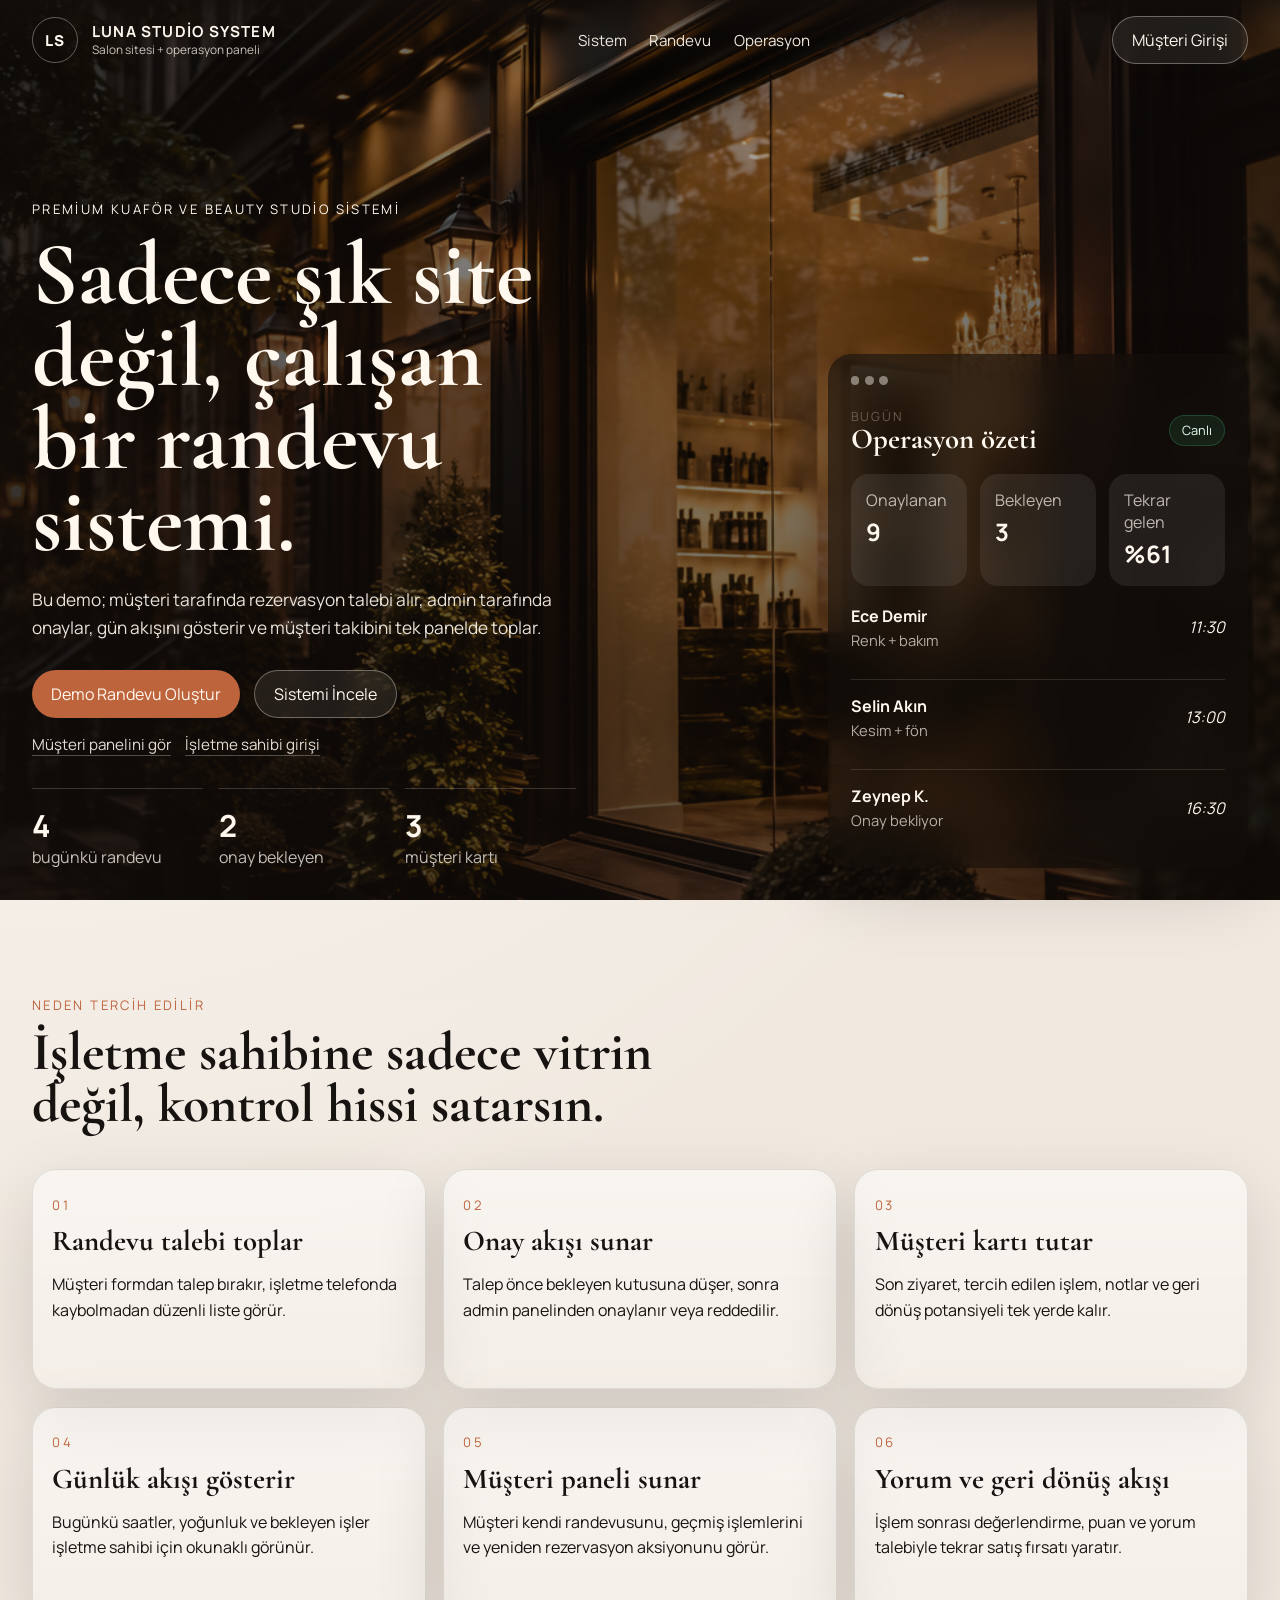
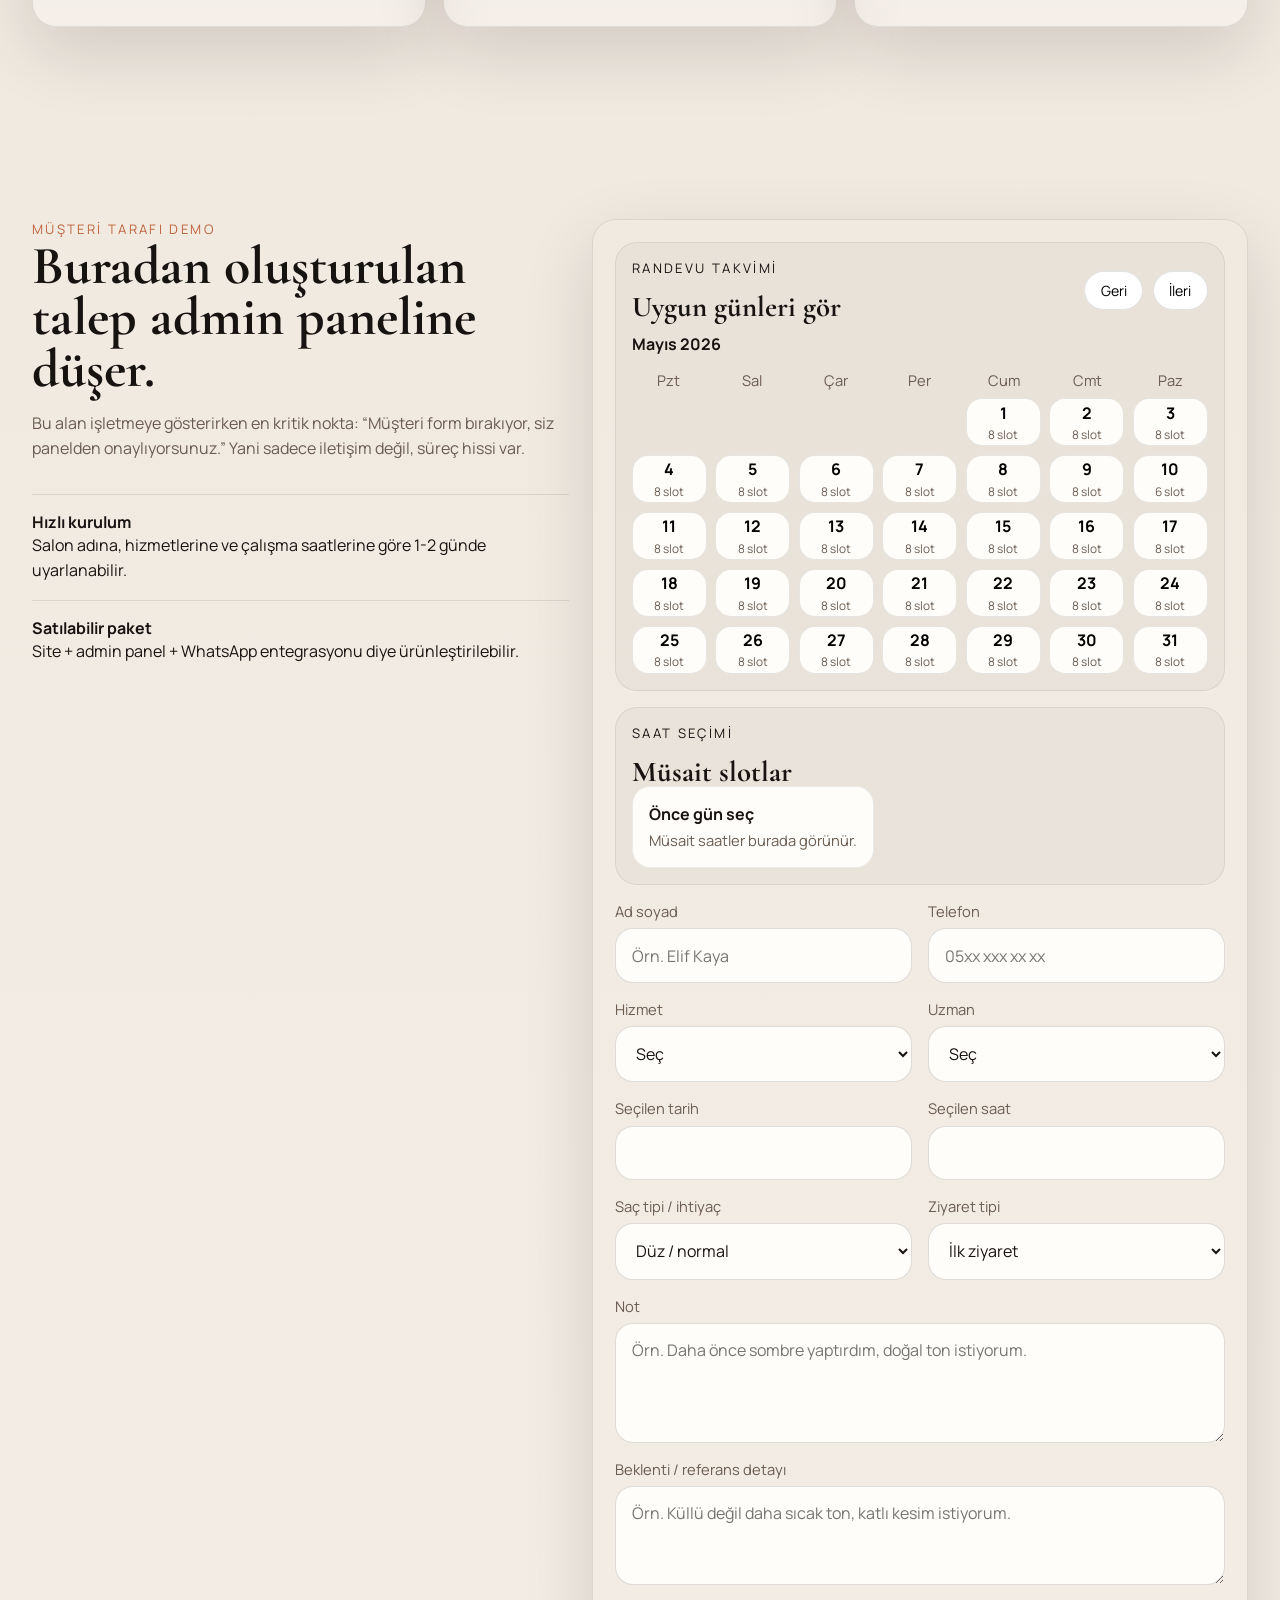
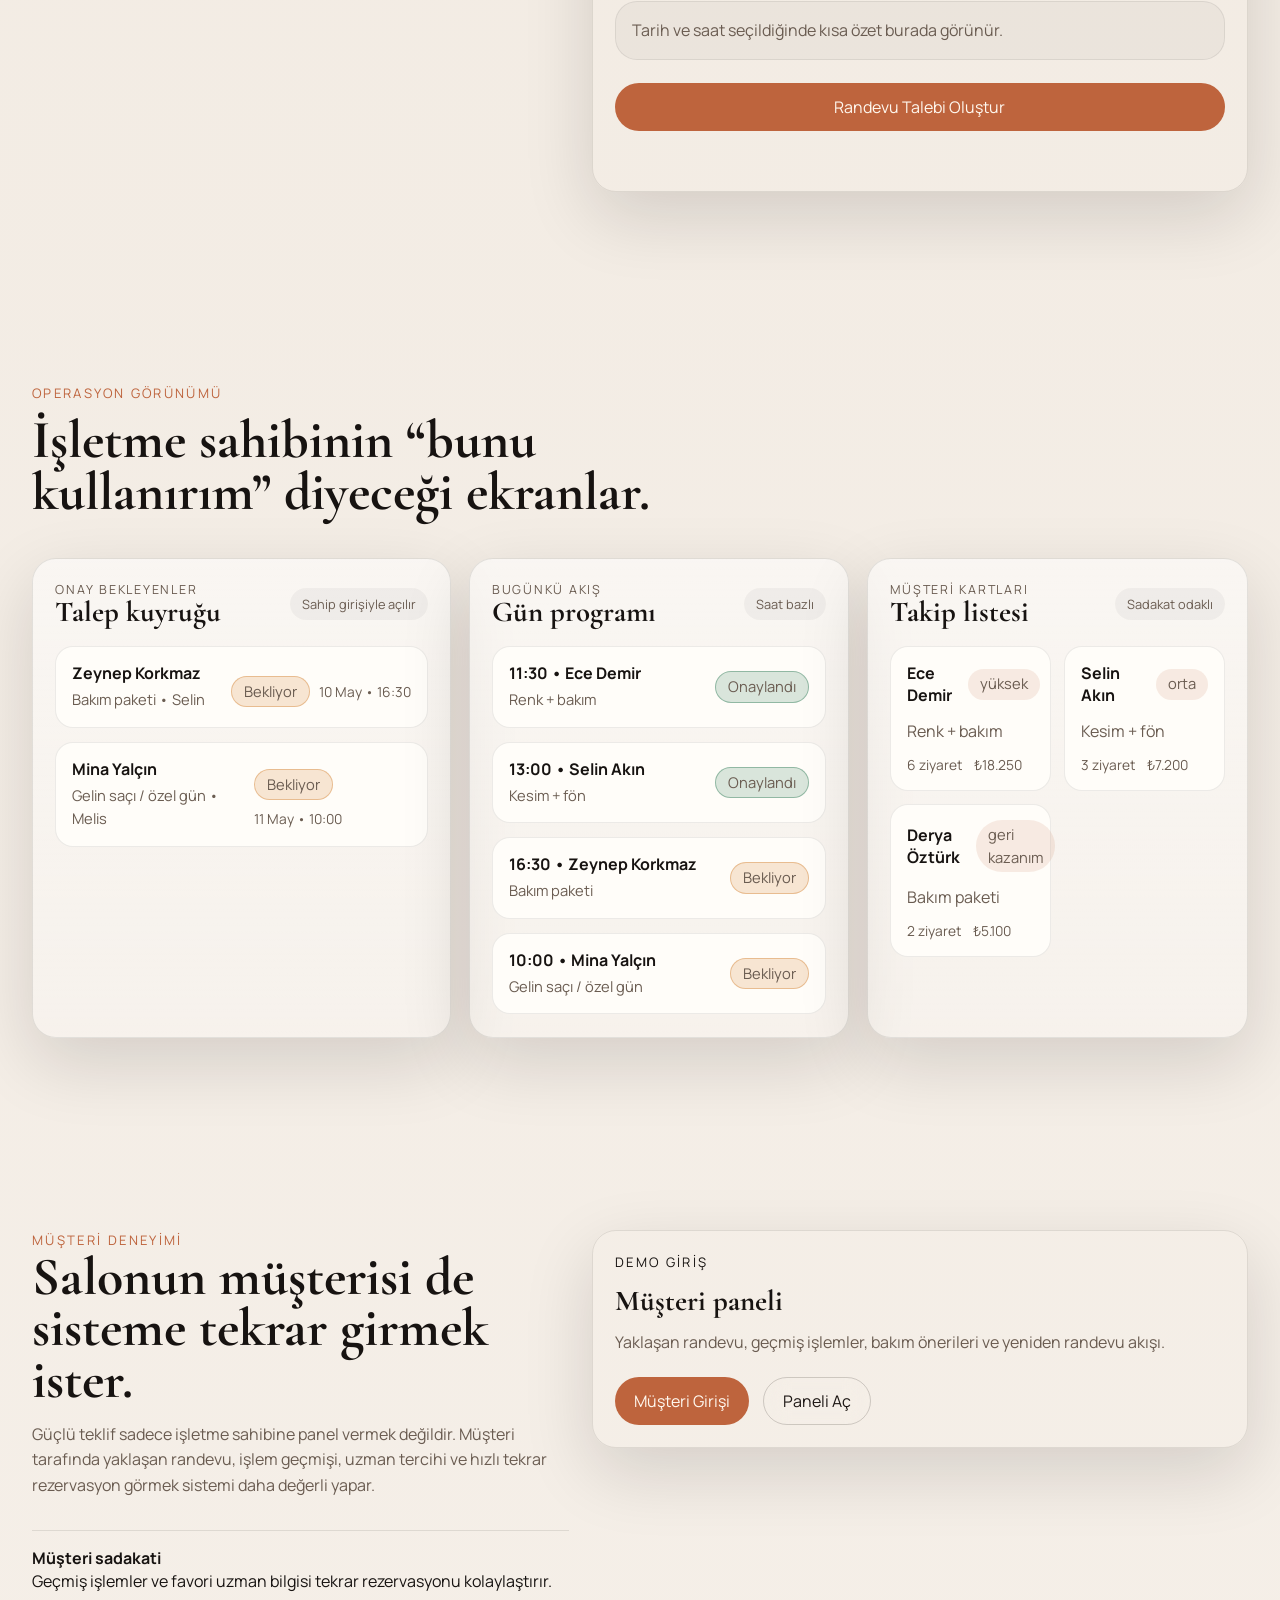
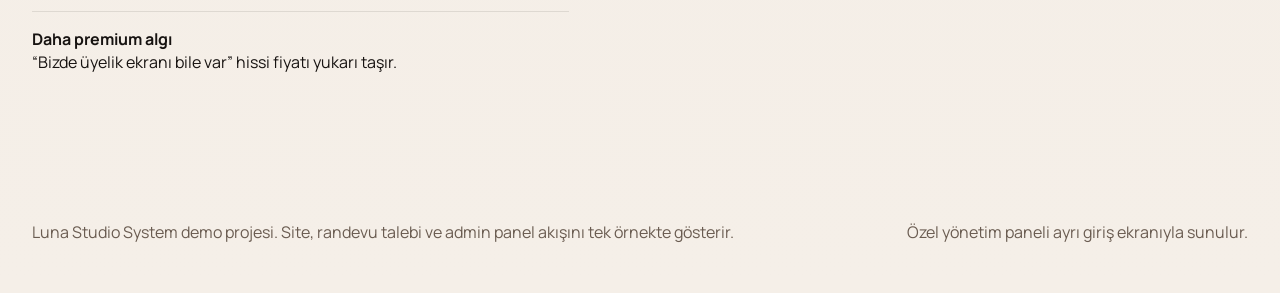
<file: index.html>
<!DOCTYPE html>
<html lang="tr">
  <head>
    <meta charset="UTF-8" />
    <meta name="viewport" content="width=device-width, initial-scale=1.0" />
    <title>Luna Studio System | Premium Salon ve Randevu Yönetimi</title>
    <meta
      name="description"
      content="Yerel işletmelere sunulabilecek premium salon sitesi, randevu talep akışı ve admin panel demoları."
    />
    <link rel="preconnect" href="https://fonts.googleapis.com" />
    <link rel="preconnect" href="https://fonts.gstatic.com" crossorigin />
    <link
      href="https://fonts.googleapis.com/css2?family=Manrope:wght@400;500;600;700;800&family=Cormorant+Garamond:wght@500;600;700&display=swap"
      rel="stylesheet"
    />
    <link rel="stylesheet" href="./styles.css" />
  </head>
  <body data-page="marketing">
    <header class="site-header">
      <a class="brand" href="#top">
        <span class="brand-mark">LS</span>
        <span class="brand-copy">
          <strong>Luna Studio System</strong>
          <small>Salon sitesi + operasyon paneli</small>
        </span>
      </a>
      <nav class="site-nav">
        <a href="#sistem">Sistem</a>
        <a href="#randevu">Randevu</a>
        <a href="#operasyon">Operasyon</a>
      </nav>
      <a class="header-cta" href="./account.html">Müşteri Girişi</a>
    </header>

    <main id="top">
      <section class="hero hero-system">
        <div class="hero-media">
          <img src="./assets/salon-hero.png" alt="Luna Studio dış görünüm" />
        </div>
        <div class="hero-overlay"></div>
        <div class="hero-grid hero-system-grid">
          <div class="hero-copy reveal">
            <p class="eyebrow">Premium kuaför ve beauty studio sistemi</p>
            <h1>Sadece şık site değil, çalışan bir randevu sistemi.</h1>
            <p class="hero-text">
              Bu demo; müşteri tarafında rezervasyon talebi alır, admin tarafında
              onaylar, gün akışını gösterir ve müşteri takibini tek panelde toplar.
            </p>
            <div class="hero-actions">
              <a class="button button-primary" href="#randevu">Demo Randevu Oluştur</a>
              <a class="button button-secondary" href="#operasyon">Sistemi İncele</a>
            </div>
            <div class="hero-actions hero-subactions">
              <a class="text-link" href="./account.html">Müşteri panelini gör</a>
              <a class="text-link" href="./portal.html">İşletme sahibi girişi</a>
            </div>
            <div class="hero-inline-stats">
              <div>
                <strong data-stat="todayBookings">12</strong>
                <span>bugünkü randevu</span>
              </div>
              <div>
                <strong data-stat="pendingCount">3</strong>
                <span>onay bekleyen</span>
              </div>
              <div>
                <strong data-stat="customerCount">48</strong>
                <span>müşteri kartı</span>
              </div>
            </div>
          </div>

          <div class="system-preview reveal delay-1">
            <div class="preview-window">
              <div class="preview-topline">
                <span class="dot"></span>
                <span class="dot"></span>
                <span class="dot"></span>
              </div>
              <div class="preview-header">
                <div>
                  <p>Bugün</p>
                  <h3>Operasyon özeti</h3>
                </div>
                <span class="status-pill status-confirmed">Canlı</span>
              </div>
              <div class="preview-metrics">
                <article>
                  <span>Onaylanan</span>
                  <strong>9</strong>
                </article>
                <article>
                  <span>Bekleyen</span>
                  <strong>3</strong>
                </article>
                <article>
                  <span>Tekrar gelen</span>
                  <strong>%61</strong>
                </article>
              </div>
              <div class="preview-list">
                <div class="preview-row">
                  <div>
                    <strong>Ece Demir</strong>
                    <span>Renk + bakım</span>
                  </div>
                  <em>11:30</em>
                </div>
                <div class="preview-row">
                  <div>
                    <strong>Selin Akın</strong>
                    <span>Kesim + fön</span>
                  </div>
                  <em>13:00</em>
                </div>
                <div class="preview-row">
                  <div>
                    <strong>Zeynep K.</strong>
                    <span>Onay bekliyor</span>
                  </div>
                  <em class="warning">16:30</em>
                </div>
              </div>
            </div>
          </div>
        </div>
      </section>

      <section class="section feature-band" id="sistem">
        <div class="section-heading reveal">
          <p class="eyebrow">Neden tercih edilir</p>
          <h2>İşletme sahibine sadece vitrin değil, kontrol hissi satarsın.</h2>
        </div>
        <div class="feature-grid">
          <article class="feature-card reveal">
            <span>01</span>
            <h3>Randevu talebi toplar</h3>
            <p>Müşteri formdan talep bırakır, işletme telefonda kaybolmadan düzenli liste görür.</p>
          </article>
          <article class="feature-card reveal delay-1">
            <span>02</span>
            <h3>Onay akışı sunar</h3>
            <p>Talep önce bekleyen kutusuna düşer, sonra admin panelinden onaylanır veya reddedilir.</p>
          </article>
          <article class="feature-card reveal delay-2">
            <span>03</span>
            <h3>Müşteri kartı tutar</h3>
            <p>Son ziyaret, tercih edilen işlem, notlar ve geri dönüş potansiyeli tek yerde kalır.</p>
          </article>
          <article class="feature-card reveal delay-3">
            <span>04</span>
            <h3>Günlük akışı gösterir</h3>
            <p>Bugünkü saatler, yoğunluk ve bekleyen işler işletme sahibi için okunaklı görünür.</p>
          </article>
          <article class="feature-card reveal">
            <span>05</span>
            <h3>Müşteri paneli sunar</h3>
            <p>Müşteri kendi randevusunu, geçmiş işlemlerini ve yeniden rezervasyon aksiyonunu görür.</p>
          </article>
          <article class="feature-card reveal delay-1">
            <span>06</span>
            <h3>Yorum ve geri dönüş akışı</h3>
            <p>İşlem sonrası değerlendirme, puan ve yorum talebiyle tekrar satış fırsatı yaratır.</p>
          </article>
        </div>
      </section>

      <section class="section booking-section" id="randevu">
        <div class="booking-layout">
          <div class="booking-copy reveal">
            <p class="eyebrow">Müşteri tarafı demo</p>
            <h2>Buradan oluşturulan talep admin paneline düşer.</h2>
            <p>
              Bu alan işletmeye gösterirken en kritik nokta: “Müşteri form bırakıyor,
              siz panelden onaylıyorsunuz.” Yani sadece iletişim değil, süreç hissi var.
            </p>
            <div class="info-stack">
              <div>
                <strong>Hızlı kurulum</strong>
                <span>Salon adına, hizmetlerine ve çalışma saatlerine göre 1-2 günde uyarlanabilir.</span>
              </div>
              <div>
                <strong>Satılabilir paket</strong>
                <span>Site + admin panel + WhatsApp entegrasyonu diye ürünleştirilebilir.</span>
              </div>
            </div>
          </div>

          <div class="booking-card reveal delay-1">
            <form id="bookingForm" class="booking-form">
              <div class="calendar-wrap">
                <div class="calendar-head">
                  <div>
                    <p class="eyebrow">Randevu takvimi</p>
                    <h3>Uygun günleri gör</h3>
                  </div>
                  <div class="calendar-nav">
                    <button id="prevMonth" class="chip-button" type="button">Geri</button>
                    <button id="nextMonth" class="chip-button" type="button">İleri</button>
                  </div>
                </div>
                <div id="calendarLabel" class="calendar-label"></div>
                <div class="calendar-weekdays">
                  <span>Pzt</span>
                  <span>Sal</span>
                  <span>Çar</span>
                  <span>Per</span>
                  <span>Cum</span>
                  <span>Cmt</span>
                  <span>Paz</span>
                </div>
                <div id="calendarGrid" class="calendar-grid"></div>
              </div>
              <div class="slot-wrap">
                <div class="calendar-head">
                  <div>
                    <p class="eyebrow">Saat seçimi</p>
                    <h3>Müsait slotlar</h3>
                  </div>
                </div>
                <div id="slotGrid" class="slot-grid"></div>
              </div>
              <div class="form-grid">
                <label>
                  <span>Ad soyad</span>
                  <input name="name" type="text" placeholder="Örn. Elif Kaya" required />
                </label>
                <label>
                  <span>Telefon</span>
                  <input name="phone" type="tel" placeholder="05xx xxx xx xx" required />
                </label>
                <label>
                  <span>Hizmet</span>
                  <select name="service" required>
                    <option value="">Seç</option>
                    <option>Kesim + fön</option>
                    <option>Renk + bakım</option>
                    <option>Bakım paketi</option>
                    <option>Gelin saçı / özel gün</option>
                  </select>
                </label>
                <label>
                  <span>Uzman</span>
                  <select name="staff" required>
                    <option value="">Seç</option>
                    <option>Melis</option>
                    <option>Derya</option>
                    <option>Selin</option>
                  </select>
                </label>
                <label>
                  <span>Seçilen tarih</span>
                  <input id="selectedDateInput" name="date" type="text" readonly required />
                </label>
                <label>
                  <span>Seçilen saat</span>
                  <input id="selectedTimeInput" name="time" type="text" readonly required />
                </label>
                <label>
                  <span>Saç tipi / ihtiyaç</span>
                  <select name="profile">
                    <option>Düz / normal</option>
                    <option>Yoğun işlem görmüş</option>
                    <option>Kıvırcık / dalgalı</option>
                    <option>Hassas saç derisi</option>
                  </select>
                </label>
                <label>
                  <span>Ziyaret tipi</span>
                  <select name="visitType">
                    <option>İlk ziyaret</option>
                    <option>Tekrar ziyaret</option>
                  </select>
                </label>
              </div>
              <label>
                <span>Not</span>
                <textarea
                  name="notes"
                  rows="4"
                  placeholder="Örn. Daha önce sombre yaptırdım, doğal ton istiyorum."
                ></textarea>
              </label>
              <label>
                <span>Beklenti / referans detayı</span>
                <textarea
                  name="expectation"
                  rows="3"
                  placeholder="Örn. Küllü değil daha sıcak ton, katlı kesim istiyorum."
                ></textarea>
              </label>
              <div class="booking-summary" id="bookingSummary">
                Tarih ve saat seçildiğinde kısa özet burada görünür.
              </div>
              <button class="button button-primary form-submit" type="submit">
                Randevu Talebi Oluştur
              </button>
              <p class="form-feedback" id="formFeedback" aria-live="polite"></p>
            </form>
          </div>
        </div>
      </section>

      <section class="section ops-section" id="operasyon">
        <div class="section-heading reveal">
          <p class="eyebrow">Operasyon görünümü</p>
          <h2>İşletme sahibinin “bunu kullanırım” diyeceği ekranlar.</h2>
        </div>
        <div class="ops-grid">
          <article class="ops-panel reveal">
            <div class="panel-head">
              <div>
                <p>Onay bekleyenler</p>
                <h3>Talep kuyruğu</h3>
              </div>
              <span class="mini-note">Sahip girişiyle açılır</span>
            </div>
            <div id="pendingPreview" class="stack-list"></div>
          </article>

          <article class="ops-panel reveal delay-1">
            <div class="panel-head">
              <div>
                <p>Bugünkü akış</p>
                <h3>Gün programı</h3>
              </div>
              <span class="mini-note">Saat bazlı</span>
            </div>
            <div id="schedulePreview" class="stack-list"></div>
          </article>

          <article class="ops-panel reveal delay-2">
            <div class="panel-head">
              <div>
                <p>Müşteri kartları</p>
                <h3>Takip listesi</h3>
              </div>
              <span class="mini-note">Sadakat odaklı</span>
            </div>
            <div id="customerPreview" class="customer-preview-list"></div>
          </article>
        </div>
      </section>

      <section class="section booking-section">
        <div class="booking-layout">
          <div class="booking-copy reveal">
            <p class="eyebrow">Müşteri deneyimi</p>
            <h2>Salonun müşterisi de sisteme tekrar girmek ister.</h2>
            <p>
              Güçlü teklif sadece işletme sahibine panel vermek değildir. Müşteri
              tarafında yaklaşan randevu, işlem geçmişi, uzman tercihi ve hızlı
              tekrar rezervasyon görmek sistemi daha değerli yapar.
            </p>
            <div class="info-stack">
              <div>
                <strong>Müşteri sadakati</strong>
                <span>Geçmiş işlemler ve favori uzman bilgisi tekrar rezervasyonu kolaylaştırır.</span>
              </div>
              <div>
                <strong>Daha premium algı</strong>
                <span>“Bizde üyelik ekranı bile var” hissi fiyatı yukarı taşır.</span>
              </div>
            </div>
          </div>
          <div class="booking-card reveal delay-1 customer-entry-card">
            <p class="eyebrow">Demo giriş</p>
            <h3>Müşteri paneli</h3>
            <p class="panel-copy">
              Yaklaşan randevu, geçmiş işlemler, bakım önerileri ve yeniden randevu akışı.
            </p>
            <div class="hero-actions compact-actions">
              <a class="button button-primary" href="./account.html">Müşteri Girişi</a>
              <a class="button button-secondary dark-button" href="./customer.html">Paneli Aç</a>
            </div>
          </div>
        </div>
      </section>
    </main>

    <footer class="site-footer">
      <p>
        Luna Studio System demo projesi. Site, randevu talebi ve admin panel akışını
        tek örnekte gösterir.
      </p>
      <span>Özel yönetim paneli ayrı giriş ekranıyla sunulur.</span>
    </footer>

    <script src="./script.js"></script>
  </body>
</html>
</file>
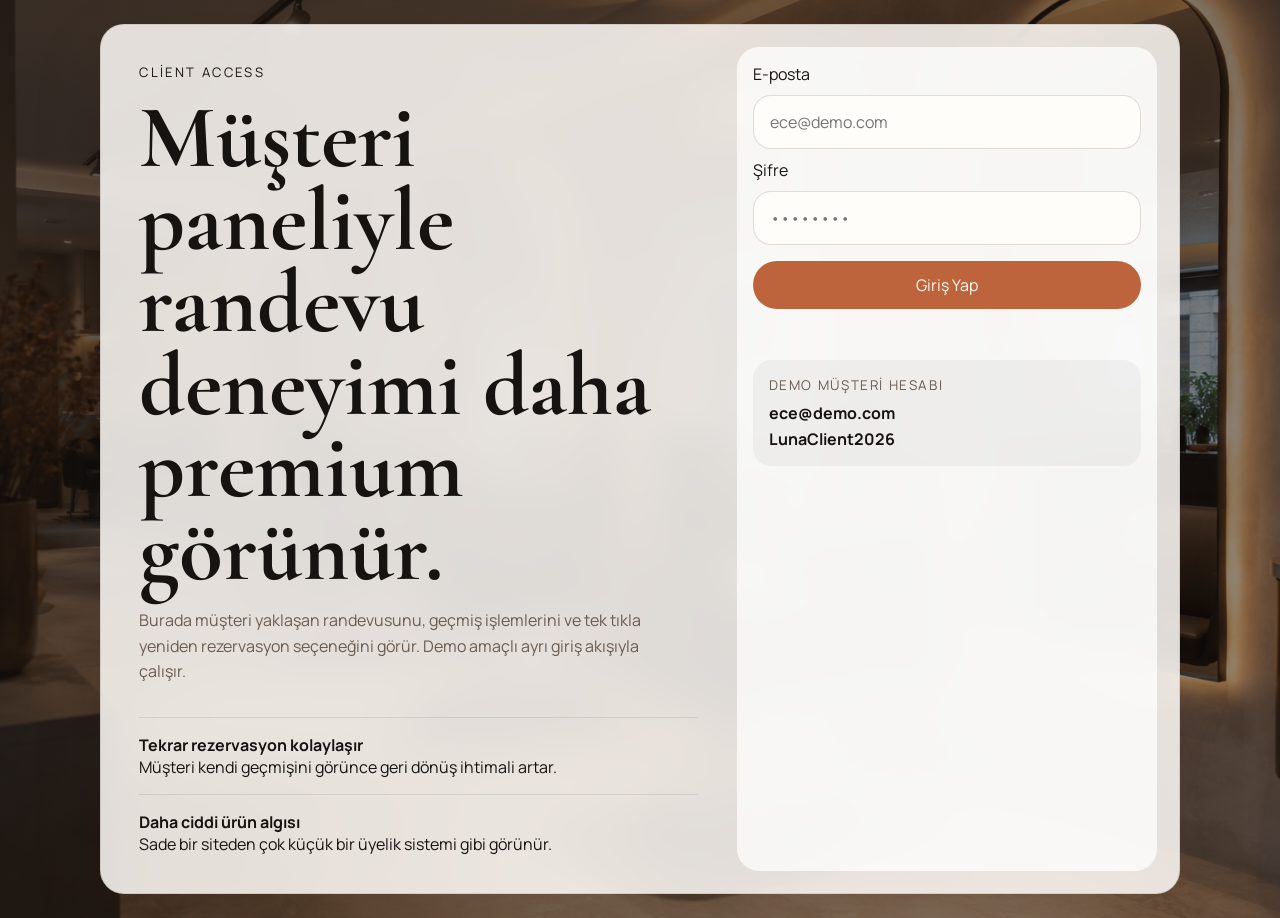
<file: account.html>
<!DOCTYPE html>
<html lang="tr">
  <head>
    <meta charset="UTF-8" />
    <meta name="viewport" content="width=device-width, initial-scale=1.0" />
    <title>Luna Studio Client Access</title>
    <meta
      name="description"
      content="Müşteri giriş ekranı. Randevular, işlem geçmişi ve yeniden rezervasyon için demo erişim."
    />
    <link rel="preconnect" href="https://fonts.googleapis.com" />
    <link rel="preconnect" href="https://fonts.gstatic.com" crossorigin />
    <link
      href="https://fonts.googleapis.com/css2?family=Manrope:wght@400;500;600;700;800&family=Cormorant+Garamond:wght@500;600;700&display=swap"
      rel="stylesheet"
    />
    <link rel="stylesheet" href="./styles.css" />
  </head>
  <body data-page="account" class="portal-body">
    <main class="portal-shell">
      <section class="portal-card">
        <div class="portal-copy">
          <p class="eyebrow">Client Access</p>
          <h1>Müşteri paneliyle randevu deneyimi daha premium görünür.</h1>
          <p class="portal-text">
            Burada müşteri yaklaşan randevusunu, geçmiş işlemlerini ve tek tıkla
            yeniden rezervasyon seçeneğini görür. Demo amaçlı ayrı giriş akışıyla çalışır.
          </p>
          <div class="portal-points">
            <div>
              <strong>Tekrar rezervasyon kolaylaşır</strong>
              <span>Müşteri kendi geçmişini görünce geri dönüş ihtimali artar.</span>
            </div>
            <div>
              <strong>Daha ciddi ürün algısı</strong>
              <span>Sade bir siteden çok küçük bir üyelik sistemi gibi görünür.</span>
            </div>
          </div>
        </div>

        <div class="portal-form-wrap">
          <form id="accountForm" class="portal-form">
            <label>
              <span>E-posta</span>
              <input name="email" type="email" placeholder="ece@demo.com" required />
            </label>
            <label>
              <span>Şifre</span>
              <input name="password" type="password" placeholder="••••••••" required />
            </label>
            <button class="button button-primary form-submit" type="submit">Giriş Yap</button>
            <p id="accountFeedback" class="form-feedback" aria-live="polite"></p>
          </form>

          <div class="credential-box">
            <p>Demo müşteri hesabı</p>
            <strong>ece@demo.com</strong>
            <strong>LunaClient2026</strong>
          </div>
        </div>
      </section>
    </main>

    <script src="./script.js"></script>
  </body>
</html>
</file>
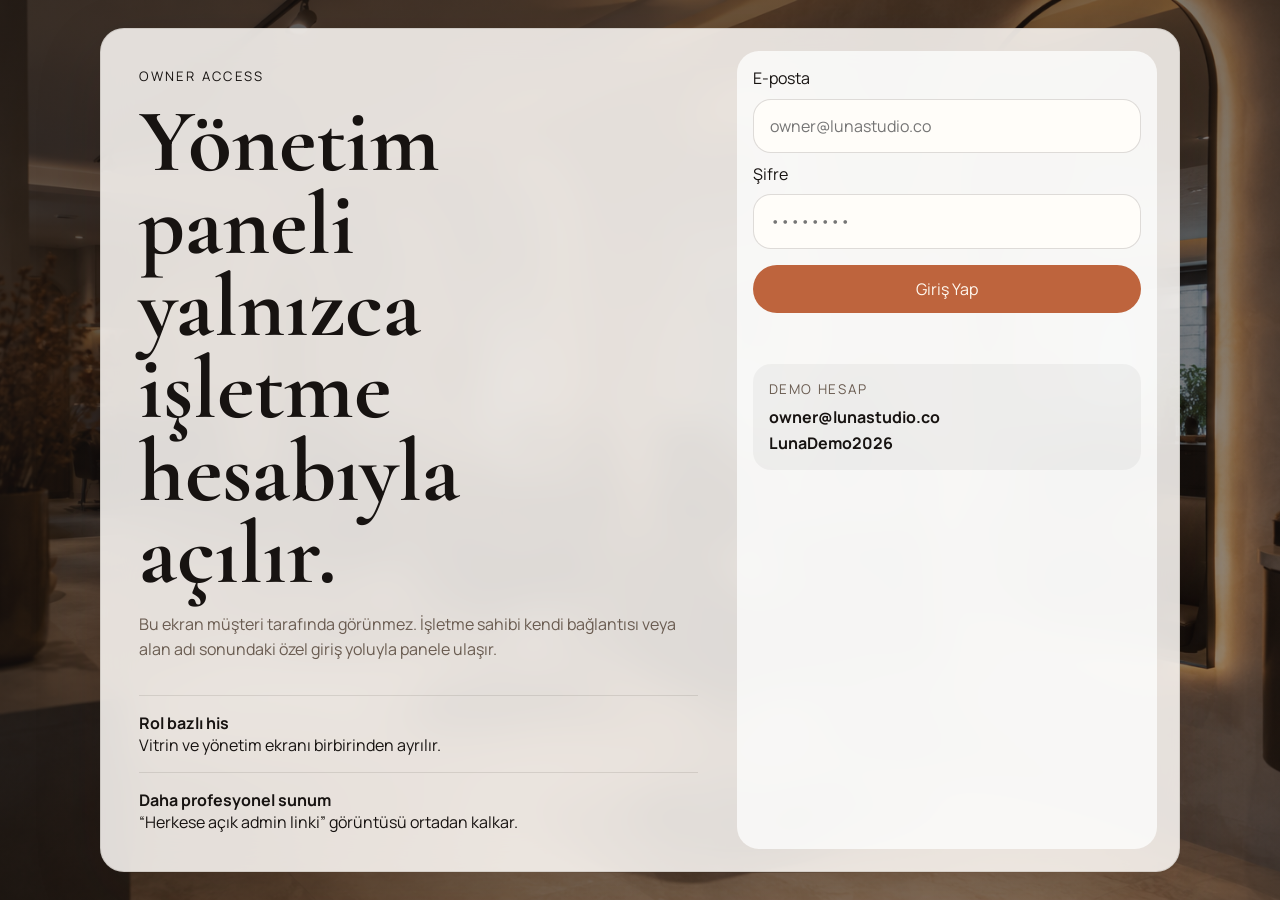
<file: admin.html>
<!DOCTYPE html>
<html lang="tr">
  <head>
    <meta charset="UTF-8" />
    <meta name="viewport" content="width=device-width, initial-scale=1.0" />
    <title>Luna Studio Admin | Operasyon ve CRM Paneli</title>
    <meta
      name="description"
      content="Randevu onayı, müşteri kartları ve günlük salon operasyonları için admin panel demosu."
    />
    <link rel="preconnect" href="https://fonts.googleapis.com" />
    <link rel="preconnect" href="https://fonts.gstatic.com" crossorigin />
    <link
      href="https://fonts.googleapis.com/css2?family=Manrope:wght@400;500;600;700;800&family=Cormorant+Garamond:wght@500;600;700&display=swap"
      rel="stylesheet"
    />
    <link rel="stylesheet" href="./styles.css" />
  </head>
  <body data-page="admin" class="admin-body">
    <div class="admin-shell">
      <aside class="admin-sidebar">
        <a class="brand admin-brand" href="./index.html">
          <span class="brand-mark">LS</span>
          <span class="brand-copy">
            <strong>Luna Studio</strong>
            <small>Operasyon paneli</small>
          </span>
        </a>
        <nav class="admin-nav">
          <a href="#overview">Genel durum</a>
          <a href="#pending">Onay bekleyenler</a>
          <a href="#schedule">Gün planı</a>
          <a href="#team">Ekip ve performans</a>
          <a href="#customers">Müşteri kartları</a>
        </nav>
        <div class="sidebar-note">
          <p>Satış cümlesi</p>
          <strong>
            “İşletmenizin randevusunu, müşterisini ve gün akışını tek panelde toplayalım.”
          </strong>
        </div>
      </aside>

      <main class="admin-main">
        <section class="admin-top" id="overview">
          <div>
            <p class="eyebrow">Admin panel demo</p>
            <h1>Randevu, ekip ve müşteri akışı tek operasyon ekranında.</h1>
          </div>
          <div class="admin-top-actions">
            <a class="button button-secondary dark-button" href="./index.html">Siteye dön</a>
            <button id="logoutButton" class="button button-secondary dark-button" type="button">Çıkış yap</button>
          </div>
        </section>

        <section class="admin-stats">
          <article class="stat-card">
            <span>Bugünkü randevu</span>
            <strong id="adminTodayBookings">0</strong>
            <small>onaylı + bekleyen</small>
          </article>
          <article class="stat-card">
            <span>Onay bekleyen</span>
            <strong id="adminPendingCount">0</strong>
            <small>hızlı aksiyon gereken</small>
          </article>
          <article class="stat-card">
            <span>Tekrar gelen müşteri</span>
            <strong id="adminReturningRate">0%</strong>
            <small>sadakat göstergesi</small>
          </article>
          <article class="stat-card">
            <span>Tahmini günlük ciro</span>
            <strong id="adminRevenue">0 TL</strong>
            <small>demo hesaplama</small>
          </article>
          <article class="stat-card">
            <span>Doluluk oranı</span>
            <strong id="adminOccupancy">0%</strong>
            <small>gün içi kapasite</small>
          </article>
          <article class="stat-card">
            <span>No-show riski</span>
            <strong id="adminRiskCount">0</strong>
            <small>yakın takip gereken</small>
          </article>
        </section>

        <section class="admin-grid">
          <article class="admin-panel" id="pending">
            <div class="panel-head">
              <div>
                <p>Onay bekleyenler</p>
                <h3>Randevu talepleri</h3>
              </div>
              <span class="mini-note">Onayla veya reddet</span>
            </div>
            <div id="pendingList" class="admin-list"></div>
          </article>

          <article class="admin-panel" id="schedule">
            <div class="panel-head">
              <div>
                <p>Gün planı</p>
                <h3>Saat bazlı akış</h3>
              </div>
              <span class="mini-note">Onaylı ağırlıklı</span>
            </div>
            <div class="toolbar-row">
              <button class="chip-button is-active" type="button">Bugün</button>
              <button class="chip-button" type="button">Yarın</button>
              <button class="chip-button" type="button">Bu hafta</button>
            </div>
            <div id="scheduleList" class="admin-list"></div>
          </article>
        </section>

        <section class="admin-grid lower-grid">
          <article class="admin-panel" id="team">
            <div class="panel-head">
              <div>
                <p>Ekip kontrolü</p>
                <h3>Uzman performansı</h3>
              </div>
              <span class="mini-note">Günlük üretim</span>
            </div>
            <div id="teamList" class="admin-list"></div>
          </article>

          <article class="admin-panel notes-panel">
            <div class="panel-head">
              <div>
                <p>Operasyon notları</p>
                <h3>Hatırlatmalar</h3>
              </div>
              <span class="mini-note">Demo içerik</span>
            </div>
            <div id="activityList" class="note-list"></div>
          </article>
        </section>

        <section class="admin-grid lower-grid">
          <article class="admin-panel wide-panel" id="customers">
            <div class="panel-head">
              <div>
                <p>Müşteri takibi</p>
                <h3>Müşteri kartları</h3>
              </div>
              <span class="mini-note">Tekrar satış fırsatı</span>
            </div>
            <div id="customerList" class="customer-grid"></div>
          </article>
          <article class="admin-panel">
            <div class="panel-head">
              <div>
                <p>Hizmet analizi</p>
                <h3>İşlem dağılımı</h3>
              </div>
              <span class="mini-note">Satış görünümü</span>
            </div>
            <div id="serviceInsights" class="note-list"></div>
          </article>
        </section>

        <section class="admin-grid lower-grid">
          <article class="admin-panel wide-panel">
            <div class="panel-head">
              <div>
                <p>Sadakat sistemi</p>
                <h3>VIP ve ödül akışı</h3>
              </div>
              <span class="mini-note">Üye çekme odaklı</span>
            </div>
            <div id="loyaltyAdminList" class="customer-grid"></div>
          </article>
          <article class="admin-panel">
            <div class="panel-head">
              <div>
                <p>Kampanya fikirleri</p>
                <h3>Üye kazanımı</h3>
              </div>
              <span class="mini-note">Demo öneri</span>
            </div>
            <div id="campaignIdeas" class="note-list"></div>
          </article>
        </section>
      </main>
    </div>

    <script src="./script.js"></script>
  </body>
</html>
</file>
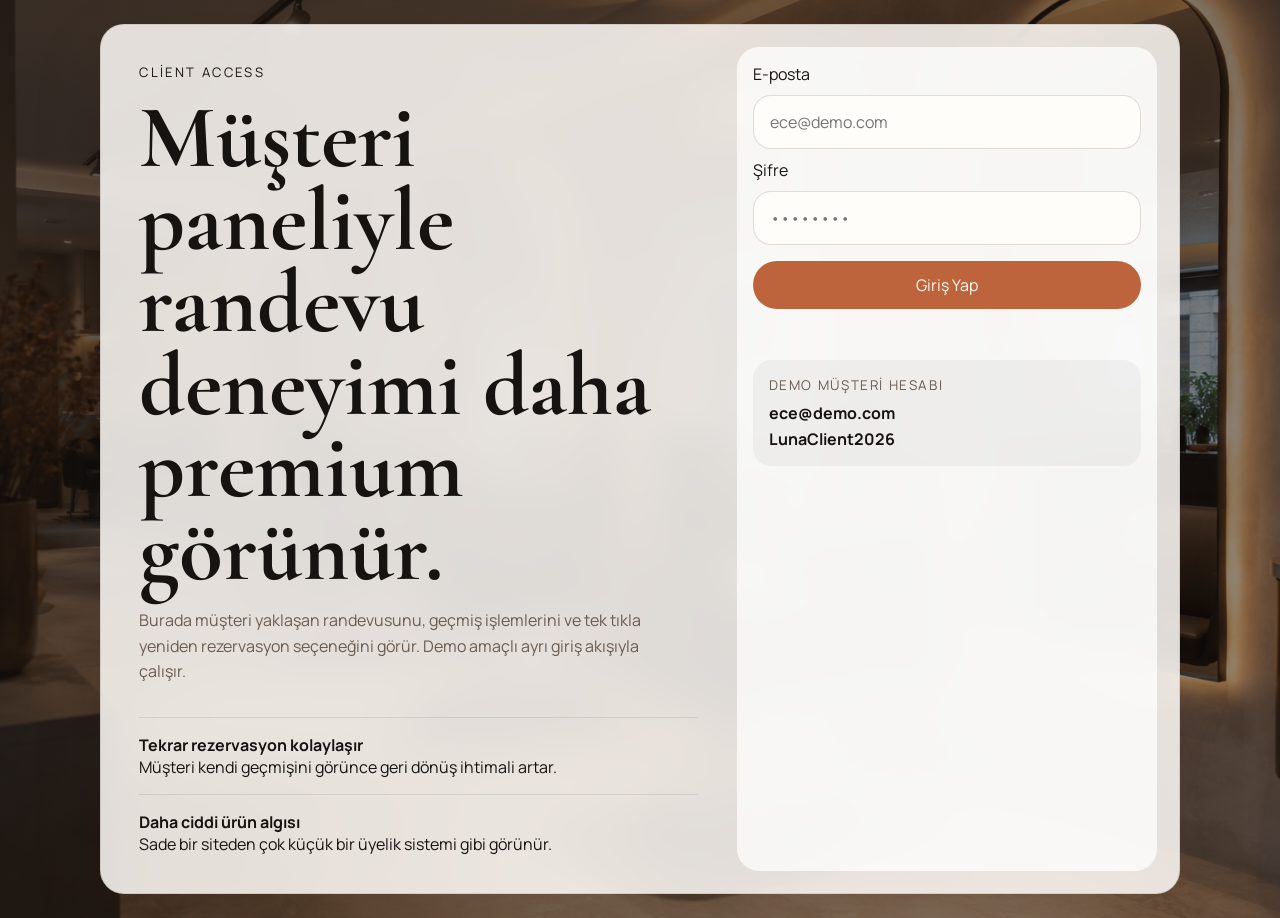
<file: customer.html>
<!DOCTYPE html>
<html lang="tr">
  <head>
    <meta charset="UTF-8" />
    <meta name="viewport" content="width=device-width, initial-scale=1.0" />
    <title>Luna Studio Client Panel</title>
    <meta
      name="description"
      content="Müşteri paneli demosu. Yaklaşan randevular, işlem geçmişi ve bakım önerileri."
    />
    <link rel="preconnect" href="https://fonts.googleapis.com" />
    <link rel="preconnect" href="https://fonts.gstatic.com" crossorigin />
    <link
      href="https://fonts.googleapis.com/css2?family=Manrope:wght@400;500;600;700;800&family=Cormorant+Garamond:wght@500;600;700&display=swap"
      rel="stylesheet"
    />
    <link rel="stylesheet" href="./styles.css" />
  </head>
  <body data-page="customer" class="admin-body">
    <div class="admin-shell customer-shell">
      <aside class="admin-sidebar customer-sidebar">
        <a class="brand admin-brand" href="./index.html">
          <span class="brand-mark">LS</span>
          <span class="brand-copy">
            <strong>Luna Studio</strong>
            <small>Müşteri paneli</small>
          </span>
        </a>
        <nav class="admin-nav">
          <a href="#overview">Genel görünüm</a>
          <a href="#upcoming">Yaklaşan randevu</a>
          <a href="#history">Geçmiş işlemler</a>
          <a href="#care">Bakım önerileri</a>
        </nav>
        <div class="sidebar-note">
          <p>Müşteri değeri</p>
          <strong>
            “Randevumu, geçmişimi ve tekrar rezervasyonu tek yerden görüyorum.”
          </strong>
        </div>
      </aside>

      <main class="admin-main">
        <section class="admin-top" id="overview">
          <div>
            <p class="eyebrow">Client dashboard</p>
            <h1>Randevun, uzman tercihlerin ve geçmiş işlemlerin tek panelde.</h1>
          </div>
          <div class="admin-top-actions">
            <a class="button button-secondary dark-button" href="./index.html">Siteye dön</a>
            <button id="customerLogoutButton" class="button button-secondary dark-button" type="button">Çıkış yap</button>
          </div>
        </section>

        <section class="admin-stats customer-stats">
          <article class="stat-card">
            <span>Sıradaki randevu</span>
            <strong id="customerNextTime">-</strong>
            <small id="customerNextService">-</small>
          </article>
          <article class="stat-card">
            <span>Toplam ziyaret</span>
            <strong id="customerVisitCount">0</strong>
            <small>sadakat seviyesi</small>
          </article>
          <article class="stat-card">
            <span>Favori işlem</span>
            <strong id="customerFavoriteService">-</strong>
            <small>en sık tercih</small>
          </article>
          <article class="stat-card">
            <span>Favori uzman</span>
            <strong id="customerFavoriteStaff">-</strong>
            <small>son tercihlere göre</small>
          </article>
          <article class="stat-card">
            <span>VIP puanı</span>
            <strong id="customerVipPoints">0</strong>
            <small id="customerVipTier">seviye</small>
          </article>
          <article class="stat-card">
            <span>Davet edilen üye</span>
            <strong id="customerReferralCount">0</strong>
            <small>ödül etkisi</small>
          </article>
        </section>

        <section class="admin-grid">
          <article class="admin-panel" id="upcoming">
            <div class="panel-head">
              <div>
                <p>Yaklaşan randevu</p>
                <h3>Bir sonraki ziyaret</h3>
              </div>
              <span class="mini-note">Canlı görünüm</span>
            </div>
            <div id="customerUpcoming" class="admin-list"></div>
          </article>

          <article class="admin-panel" id="care">
            <div class="panel-head">
              <div>
                <p>Senin için öneriler</p>
                <h3>Bakım ve tekrar rezervasyon</h3>
              </div>
              <span class="mini-note">Kişisel akış</span>
            </div>
            <div id="customerCare" class="note-list"></div>
          </article>
        </section>

        <section class="admin-grid lower-grid">
          <article class="admin-panel">
            <div class="panel-head">
              <div>
                <p>VIP kulübü</p>
                <h3>Puan ve ödüller</h3>
              </div>
              <span class="mini-note">Bağlılık sistemi</span>
            </div>
            <div id="customerRewards" class="note-list"></div>
          </article>
          <article class="admin-panel">
            <div class="panel-head">
              <div>
                <p>Arkadaşını getir</p>
                <h3>Üye kazanımı</h3>
              </div>
              <span class="mini-note">Referral odaklı</span>
            </div>
            <div id="customerReferral" class="note-list"></div>
          </article>
        </section>

        <section class="admin-grid lower-grid">
          <article class="admin-panel wide-panel" id="history">
            <div class="panel-head">
              <div>
                <p>Geçmiş işlemler</p>
                <h3>Son ziyaretlerin</h3>
              </div>
              <span class="mini-note">İşlem geçmişi</span>
            </div>
            <div id="customerHistory" class="customer-grid"></div>
          </article>

          <article class="admin-panel">
            <div class="panel-head">
              <div>
                <p>Hızlı aksiyonlar</p>
                <h3>Tek tıkla devam et</h3>
              </div>
              <span class="mini-note">Dönüşüm odaklı</span>
            </div>
            <div id="customerActions" class="note-list"></div>
          </article>
        </section>
      </main>
    </div>

    <script src="./script.js"></script>
  </body>
</html>
</file>
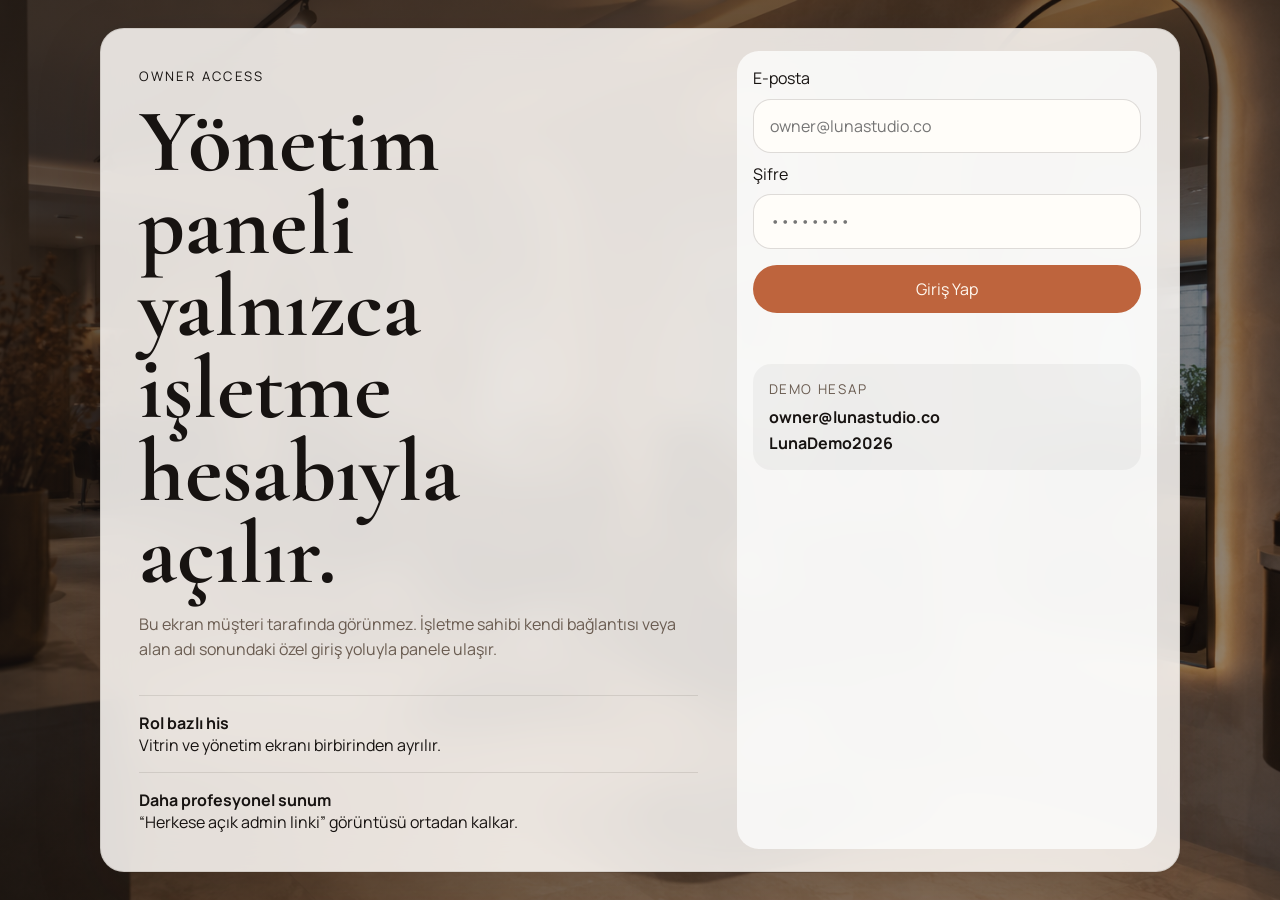
<file: portal.html>
<!DOCTYPE html>
<html lang="tr">
  <head>
    <meta charset="UTF-8" />
    <meta name="viewport" content="width=device-width, initial-scale=1.0" />
    <title>Luna Studio Owner Access</title>
    <meta
      name="description"
      content="İşletme sahibi giriş ekranı. Yönetim paneline yalnızca yetkili hesapla erişilir."
    />
    <link rel="preconnect" href="https://fonts.googleapis.com" />
    <link rel="preconnect" href="https://fonts.gstatic.com" crossorigin />
    <link
      href="https://fonts.googleapis.com/css2?family=Manrope:wght@400;500;600;700;800&family=Cormorant+Garamond:wght@500;600;700&display=swap"
      rel="stylesheet"
    />
    <link rel="stylesheet" href="./styles.css" />
  </head>
  <body data-page="portal" class="portal-body">
    <main class="portal-shell">
      <section class="portal-card">
        <div class="portal-copy">
          <p class="eyebrow">Owner Access</p>
          <h1>Yönetim paneli yalnızca işletme hesabıyla açılır.</h1>
          <p class="portal-text">
            Bu ekran müşteri tarafında görünmez. İşletme sahibi kendi bağlantısı
            veya alan adı sonundaki özel giriş yoluyla panele ulaşır.
          </p>
          <div class="portal-points">
            <div>
              <strong>Rol bazlı his</strong>
              <span>Vitrin ve yönetim ekranı birbirinden ayrılır.</span>
            </div>
            <div>
              <strong>Daha profesyonel sunum</strong>
              <span>“Herkese açık admin linki” görüntüsü ortadan kalkar.</span>
            </div>
          </div>
        </div>

        <div class="portal-form-wrap">
          <form id="portalForm" class="portal-form">
            <label>
              <span>E-posta</span>
              <input name="email" type="email" placeholder="owner@lunastudio.co" required />
            </label>
            <label>
              <span>Şifre</span>
              <input name="password" type="password" placeholder="••••••••" required />
            </label>
            <button class="button button-primary form-submit" type="submit">Giriş Yap</button>
            <p id="portalFeedback" class="form-feedback" aria-live="polite"></p>
          </form>

          <div class="credential-box">
            <p>Demo hesap</p>
            <strong>owner@lunastudio.co</strong>
            <strong>LunaDemo2026</strong>
          </div>
        </div>
      </section>
    </main>

    <script src="./script.js"></script>
  </body>
</html>
</file>
<file: styles.css>
:root {
  --bg: #f5efe8;
  --surface: #fbf8f3;
  --surface-strong: #fffdf9;
  --ink: #171311;
  --muted: #6a5c51;
  --accent: #be643d;
  --accent-dark: #8d4525;
  --accent-soft: rgba(190, 100, 61, 0.12);
  --line: rgba(23, 19, 17, 0.1);
  --deep: #1d1714;
  --ok: #2f7a56;
  --warn: #d07a25;
  --danger: #9f3f3f;
  --shadow: 0 24px 70px rgba(22, 15, 11, 0.14);
  --radius: 24px;
  --header-h: 88px;
}

* {
  box-sizing: border-box;
}

html {
  scroll-behavior: smooth;
}

body {
  margin: 0;
  font-family: "Manrope", sans-serif;
  color: var(--ink);
  background:
    radial-gradient(circle at top left, rgba(255, 255, 255, 0.85), transparent 25%),
    linear-gradient(180deg, #efe7dd 0%, var(--bg) 100%);
}

img {
  display: block;
  width: 100%;
}

a {
  color: inherit;
  text-decoration: none;
}

button,
input,
select,
textarea {
  font: inherit;
}

.site-header {
  position: fixed;
  inset: 0 0 auto 0;
  z-index: 20;
  display: flex;
  align-items: center;
  justify-content: space-between;
  gap: 1rem;
  padding: 1rem 2rem;
  background: linear-gradient(180deg, rgba(19, 14, 11, 0.82), rgba(19, 14, 11, 0.26), transparent);
}

.brand {
  display: flex;
  align-items: center;
  gap: 0.9rem;
  color: #fff8ef;
}

.brand-mark {
  display: grid;
  place-items: center;
  width: 2.85rem;
  height: 2.85rem;
  border: 1px solid rgba(255, 248, 239, 0.34);
  border-radius: 50%;
  font-size: 0.94rem;
  font-weight: 800;
  letter-spacing: 0.08em;
}

.brand-copy {
  display: flex;
  flex-direction: column;
  line-height: 1;
}

.brand-copy strong {
  font-size: 0.95rem;
  letter-spacing: 0.08em;
  text-transform: uppercase;
}

.brand-copy small {
  margin-top: 0.32rem;
  color: rgba(255, 248, 239, 0.78);
  font-size: 0.74rem;
}

.site-nav,
.admin-nav {
  display: flex;
  gap: 1.4rem;
}

.site-nav {
  color: rgba(255, 248, 239, 0.92);
  font-size: 0.95rem;
}

.header-cta,
.button,
.chip-button {
  display: inline-flex;
  align-items: center;
  justify-content: center;
  min-height: 3rem;
  padding: 0 1.2rem;
  border: 0;
  border-radius: 999px;
  cursor: pointer;
  transition: transform 180ms ease, background-color 180ms ease, color 180ms ease, border-color 180ms ease, opacity 180ms ease;
}

.button:hover,
.header-cta:hover,
.chip-button:hover {
  transform: translateY(-2px);
}

.button-primary {
  background: var(--accent);
  color: #fff8ef;
}

.button-secondary,
.header-cta {
  color: #fff8ef;
  border: 1px solid rgba(255, 248, 239, 0.34);
  background: rgba(255, 248, 239, 0.08);
  backdrop-filter: blur(12px);
}

.dark-button {
  color: var(--deep);
  background: transparent;
  border-color: rgba(29, 23, 20, 0.18);
}

.hero {
  position: relative;
  min-height: 100svh;
  color: #fff8ef;
}

.hero-media,
.hero-overlay,
.hero-media img {
  position: absolute;
  inset: 0;
}

.hero-media img {
  height: 100%;
  object-fit: cover;
}

.hero-overlay {
  background:
    linear-gradient(90deg, rgba(17, 12, 9, 0.76) 0%, rgba(17, 12, 9, 0.4) 36%, rgba(17, 12, 9, 0.24) 60%, rgba(17, 12, 9, 0.62) 100%),
    linear-gradient(180deg, rgba(17, 12, 9, 0.12), rgba(17, 12, 9, 0.58));
}

.hero-grid {
  position: relative;
  z-index: 1;
  display: grid;
  min-height: 100svh;
  gap: 2rem;
  padding: max(7.5rem, calc(var(--header-h) + 1.5rem)) 2rem 2rem;
}

.hero-system-grid {
  grid-template-columns: minmax(0, 1.05fr) minmax(320px, 420px);
  align-items: end;
}

.eyebrow {
  margin: 0 0 1rem;
  font-size: 0.82rem;
  letter-spacing: 0.18em;
  text-transform: uppercase;
}

h1,
h2,
h3 {
  margin: 0;
  font-family: "Cormorant Garamond", serif;
  letter-spacing: 0;
}

h1 {
  max-width: 12ch;
  font-size: clamp(3.4rem, 7vw, 6.4rem);
  line-height: 0.92;
}

h2 {
  font-size: clamp(2.6rem, 4.2vw, 4.3rem);
  line-height: 0.96;
}

h3 {
  font-size: 1.8rem;
  line-height: 1;
}

.hero-copy {
  max-width: 43rem;
}

.hero-text,
.feature-card p,
.booking-copy p,
.info-stack span,
.stack-item span,
.customer-brief span,
.site-footer,
.note-item span {
  line-height: 1.6;
}

.hero-text {
  max-width: 34rem;
  margin: 1.4rem 0 0;
  color: rgba(255, 248, 239, 0.9);
  font-size: 1.08rem;
}

.hero-actions {
  display: flex;
  flex-wrap: wrap;
  gap: 0.85rem;
  margin-top: 1.8rem;
}

.hero-subactions {
  margin-top: 1rem;
}

.text-link {
  color: rgba(255, 248, 239, 0.88);
  font-size: 0.95rem;
  border-bottom: 1px solid rgba(255, 248, 239, 0.28);
}

.hero-inline-stats {
  display: grid;
  grid-template-columns: repeat(3, minmax(0, 1fr));
  gap: 1rem;
  max-width: 34rem;
  margin-top: 2rem;
}

.hero-inline-stats div {
  padding-top: 1rem;
  border-top: 1px solid rgba(255, 248, 239, 0.18);
}

.hero-inline-stats strong {
  display: block;
  font-size: 1.9rem;
}

.hero-inline-stats span {
  color: rgba(255, 248, 239, 0.75);
}

.system-preview {
  justify-self: end;
  width: 100%;
}

.preview-window,
.booking-card,
.ops-panel,
.feature-card,
.stat-card,
.admin-panel,
.portal-card {
  border: 1px solid var(--line);
  border-radius: var(--radius);
  box-shadow: var(--shadow);
}

.preview-window {
  padding: 1.35rem;
  background: rgba(20, 15, 12, 0.58);
  backdrop-filter: blur(18px);
}

.preview-topline {
  display: flex;
  gap: 0.35rem;
}

.dot {
  width: 0.55rem;
  height: 0.55rem;
  border-radius: 50%;
  background: rgba(255, 248, 239, 0.44);
}

.preview-header,
.panel-head,
.metric-row,
.stack-item,
.preview-row,
.customer-brief,
.action-row,
.admin-top {
  display: flex;
  align-items: center;
  justify-content: space-between;
  gap: 1rem;
}

.preview-header {
  margin-top: 1.4rem;
}

.preview-header p,
.panel-head p,
.sidebar-note p {
  margin: 0;
  color: var(--muted);
  font-size: 0.78rem;
  letter-spacing: 0.14em;
  text-transform: uppercase;
}

.preview-header h3 {
  color: #fff8ef;
}

.status-pill,
.tag,
.mini-note {
  display: inline-flex;
  align-items: center;
  justify-content: center;
  min-height: 1.95rem;
  padding: 0.15rem 0.75rem;
  border-radius: 999px;
  font-size: 0.8rem;
}

.status-pill {
  border: 1px solid transparent;
}

.status-confirmed {
  color: #e5fff1;
  background: rgba(47, 122, 86, 0.18);
  border-color: rgba(47, 122, 86, 0.42);
}

.status-pending {
  color: #fff4dc;
  background: rgba(208, 122, 37, 0.18);
  border-color: rgba(208, 122, 37, 0.38);
}

.status-cancelled {
  color: #ffdede;
  background: rgba(159, 63, 63, 0.16);
  border-color: rgba(159, 63, 63, 0.32);
}

.preview-metrics {
  display: grid;
  grid-template-columns: repeat(3, minmax(0, 1fr));
  gap: 0.8rem;
  margin-top: 1.3rem;
}

.preview-metrics article {
  padding: 0.95rem;
  border-radius: 18px;
  background: rgba(255, 248, 239, 0.08);
}

.preview-metrics span {
  display: block;
  color: rgba(255, 248, 239, 0.7);
}

.preview-metrics strong {
  display: block;
  margin-top: 0.25rem;
  color: #fff8ef;
  font-size: 1.5rem;
}

.preview-list,
.stack-list,
.admin-list,
.customer-preview-list,
.note-list {
  display: grid;
  gap: 0.85rem;
  margin-top: 1.2rem;
}

.preview-row {
  padding: 0.95rem 0;
  border-top: 1px solid rgba(255, 248, 239, 0.12);
}

.preview-row:first-child {
  padding-top: 0;
  border-top: 0;
}

.preview-row strong,
.preview-row em {
  color: #fff8ef;
}

.preview-row span {
  display: block;
  margin-top: 0.2rem;
  color: rgba(255, 248, 239, 0.68);
  font-size: 0.92rem;
}

.warning {
  color: #ffd18b;
}

.section {
  padding: 6rem 2rem;
}

.section-heading {
  display: grid;
  gap: 0.75rem;
  max-width: 46rem;
  margin-bottom: 2.5rem;
}

.section-heading .eyebrow,
.booking-copy .eyebrow,
.admin-top .eyebrow {
  color: var(--accent);
  margin-bottom: 0;
}

.feature-grid,
.ops-grid,
.admin-grid,
.admin-stats {
  display: grid;
  gap: 1.1rem;
}

.feature-grid {
  grid-template-columns: repeat(3, minmax(0, 1fr));
}

.feature-card,
.ops-panel,
.admin-panel,
.stat-card {
  background: linear-gradient(180deg, rgba(255, 255, 255, 0.52), rgba(255, 255, 255, 0.26));
}

.feature-card {
  min-height: 220px;
  padding: 1.4rem 1.2rem 1.6rem;
}

.feature-card span {
  color: var(--accent);
  font-size: 0.82rem;
  letter-spacing: 0.18em;
}

.feature-card h3 {
  margin-top: 0.8rem;
}

.booking-layout {
  display: grid;
  grid-template-columns: minmax(0, 0.9fr) minmax(0, 1.1fr);
  gap: 1.4rem;
  align-items: start;
}

.booking-copy p {
  max-width: 34rem;
  color: var(--muted);
}

.info-stack {
  display: grid;
  gap: 1rem;
  margin-top: 2rem;
}

.info-stack div {
  padding-top: 1rem;
  border-top: 1px solid var(--line);
}

.info-stack strong {
  display: block;
}

.booking-card,
.ops-panel,
.admin-panel {
  padding: 1.4rem;
}

.customer-entry-card .panel-copy {
  margin: 0.9rem 0 0;
  color: var(--muted);
  line-height: 1.6;
}

.compact-actions {
  margin-top: 1.3rem;
}

.booking-form,
.form-grid,
.customer-grid {
  display: grid;
  gap: 1rem;
}

.calendar-wrap,
.slot-wrap,
.booking-summary {
  padding: 1rem;
  border-radius: 22px;
  background: rgba(23, 19, 17, 0.03);
  border: 1px solid rgba(23, 19, 17, 0.08);
}

.calendar-head,
.calendar-nav,
.calendar-weekdays,
.slot-grid {
  display: flex;
  gap: 0.65rem;
}

.calendar-head {
  align-items: center;
  justify-content: space-between;
}

.calendar-label {
  margin: 0.7rem 0 0.9rem;
  font-weight: 700;
}

.calendar-weekdays {
  margin-bottom: 0.55rem;
}

.calendar-weekdays span {
  flex: 1;
  text-align: center;
  color: var(--muted);
  font-size: 0.82rem;
}

.calendar-grid {
  display: grid;
  grid-template-columns: repeat(7, minmax(0, 1fr));
  gap: 0.55rem;
}

.day-cell,
.slot-button {
  display: grid;
  place-items: center;
  min-height: 3rem;
  border-radius: 16px;
  border: 1px solid rgba(23, 19, 17, 0.1);
  background: var(--surface-strong);
  cursor: pointer;
}

.day-cell.is-empty {
  background: transparent;
  border-color: transparent;
  cursor: default;
}

.day-cell.is-selected,
.slot-button.is-selected {
  background: var(--deep);
  color: #fff8ef;
  border-color: var(--deep);
}

.day-cell.is-busy {
  border-color: rgba(208, 122, 37, 0.3);
}

.day-cell small,
.slot-button small {
  font-size: 0.74rem;
  color: var(--muted);
}

.day-cell.is-selected small,
.slot-button.is-selected small {
  color: rgba(255, 248, 239, 0.74);
}

.slot-wrap {
  gap: 1rem;
}

.slot-grid {
  flex-wrap: wrap;
}

.slot-button {
  min-width: 92px;
  padding: 0.6rem 0.8rem;
}

.booking-summary {
  color: var(--muted);
  line-height: 1.6;
}

.form-grid {
  grid-template-columns: repeat(2, minmax(0, 1fr));
}

.booking-form label {
  display: grid;
  gap: 0.45rem;
}

.booking-form span {
  font-size: 0.92rem;
  color: var(--muted);
}

.booking-form input,
.booking-form select,
.booking-form textarea {
  width: 100%;
  padding: 0.95rem 1rem;
  border: 1px solid rgba(23, 19, 17, 0.14);
  border-radius: 18px;
  background: var(--surface-strong);
  color: var(--ink);
}

.form-submit {
  width: 100%;
  margin-top: 0.4rem;
}

.form-feedback {
  min-height: 1.4rem;
  margin: 0;
  color: var(--ok);
}

.ops-grid {
  grid-template-columns: 1.1fr 1fr 1fr;
}

.mini-note {
  color: var(--muted);
  background: rgba(23, 19, 17, 0.04);
}

.stack-item,
.customer-card,
.note-item {
  padding: 0.95rem 1rem;
  border-radius: 18px;
  background: var(--surface-strong);
  border: 1px solid rgba(23, 19, 17, 0.08);
}

.stack-item strong,
.customer-card strong {
  display: block;
}

.stack-item span,
.customer-brief span,
.note-item span {
  color: var(--muted);
  font-size: 0.92rem;
}

.stack-item em,
.customer-meta {
  color: var(--muted);
  font-size: 0.86rem;
  font-style: normal;
}

.stack-main {
  display: grid;
  gap: 0.25rem;
}

.stack-meta {
  display: flex;
  align-items: center;
  gap: 0.55rem;
  flex-wrap: wrap;
  margin-top: 0.55rem;
}

.tag {
  color: var(--accent-dark);
  background: var(--accent-soft);
}

.customer-preview-list,
.customer-grid {
  grid-template-columns: repeat(2, minmax(0, 1fr));
}

.customer-card {
  display: grid;
  gap: 0.85rem;
}

.customer-card p {
  margin: 0;
  color: var(--muted);
}

.customer-meta {
  display: flex;
  gap: 0.65rem;
  flex-wrap: wrap;
}

.quote-band {
  padding: 4rem 2rem;
  background: var(--deep);
  color: #fff8ef;
}

.site-footer {
  display: flex;
  align-items: center;
  justify-content: space-between;
  gap: 1rem;
  padding: 2rem;
  color: var(--muted);
}

.admin-body {
  background: linear-gradient(180deg, #eee6dc 0%, #f7f2ec 100%);
}

.admin-shell {
  display: grid;
  grid-template-columns: 280px minmax(0, 1fr);
  min-height: 100svh;
}

.customer-shell {
  grid-template-columns: 260px minmax(0, 1fr);
}

.customer-sidebar {
  background: #211915;
}

.admin-sidebar {
  position: sticky;
  top: 0;
  display: flex;
  flex-direction: column;
  gap: 2rem;
  min-height: 100svh;
  padding: 1.5rem;
  background: #1d1714;
  color: #fff8ef;
}

.admin-brand {
  color: #fff8ef;
}

.admin-nav {
  flex-direction: column;
  gap: 0.8rem;
}

.admin-nav a {
  padding: 0.82rem 1rem;
  border-radius: 16px;
  color: rgba(255, 248, 239, 0.86);
  background: rgba(255, 248, 239, 0.04);
}

.sidebar-note {
  margin-top: auto;
  padding: 1rem;
  border-radius: 20px;
  background: rgba(255, 248, 239, 0.08);
}

.sidebar-note strong {
  display: block;
  margin-top: 0.55rem;
  line-height: 1.5;
}

.admin-main {
  padding: 2rem;
}

.admin-top {
  align-items: end;
}

.admin-stats {
  grid-template-columns: repeat(6, minmax(0, 1fr));
  margin-top: 1.6rem;
}

.customer-stats {
  grid-template-columns: repeat(6, minmax(0, 1fr));
}

.stat-card {
  padding: 1.25rem;
}

.stat-card span,
.stat-card small {
  color: var(--muted);
}

.stat-card strong {
  display: block;
  margin: 0.45rem 0 0.2rem;
  font-size: 2rem;
}

.admin-grid {
  grid-template-columns: 1.1fr 0.9fr;
  margin-top: 1.2rem;
}

.lower-grid {
  align-items: start;
}

.wide-panel {
  min-height: 100%;
}

.customer-grid {
  margin-top: 1.2rem;
}

.action-row {
  flex-wrap: wrap;
  margin-top: 0.8rem;
}

.chip-button {
  min-height: 2.4rem;
  padding: 0 0.95rem;
  font-size: 0.88rem;
  background: #fff;
  border: 1px solid rgba(23, 19, 17, 0.12);
}

.chip-button.is-active {
  color: #fff8ef;
  background: var(--deep);
  border-color: var(--deep);
}

.chip-button.approve {
  color: var(--ok);
  border-color: rgba(47, 122, 86, 0.22);
}

.chip-button.reject {
  color: var(--danger);
  border-color: rgba(159, 63, 63, 0.22);
}

.chip-button.arrived {
  color: var(--accent-dark);
  border-color: rgba(190, 100, 61, 0.24);
}

.note-list {
  margin-top: 1.2rem;
}

.toolbar-row {
  display: flex;
  gap: 0.65rem;
  flex-wrap: wrap;
  margin-top: 1rem;
}

.portal-body {
  min-height: 100svh;
  background:
    linear-gradient(135deg, rgba(23, 19, 17, 0.72), rgba(23, 19, 17, 0.42)),
    url("./assets/salon-interior.png") center / cover no-repeat;
}

.portal-shell {
  display: grid;
  place-items: center;
  min-height: 100svh;
  padding: 1.5rem;
}

.portal-card {
  display: grid;
  grid-template-columns: minmax(0, 1fr) minmax(320px, 420px);
  gap: 1.4rem;
  width: min(100%, 1080px);
  padding: 1.4rem;
  background: rgba(255, 252, 248, 0.86);
  backdrop-filter: blur(18px);
}

.portal-copy,
.portal-form-wrap {
  padding: 1rem;
}

.portal-text {
  max-width: 34rem;
  color: var(--muted);
  line-height: 1.6;
}

.portal-points {
  display: grid;
  gap: 1rem;
  margin-top: 2rem;
}

.portal-points div {
  padding-top: 1rem;
  border-top: 1px solid var(--line);
}

.portal-points strong {
  display: block;
}

.portal-form,
.portal-form label {
  display: grid;
  gap: 0.6rem;
}

.portal-form-wrap {
  border-radius: 22px;
  background: rgba(255, 255, 255, 0.74);
}

.portal-form input {
  width: 100%;
  padding: 0.95rem 1rem;
  border: 1px solid rgba(23, 19, 17, 0.14);
  border-radius: 18px;
  background: var(--surface-strong);
}

.credential-box {
  margin-top: 1.2rem;
  padding: 1rem;
  border-radius: 18px;
  background: rgba(23, 19, 17, 0.04);
}

.credential-box p {
  margin: 0 0 0.5rem;
  color: var(--muted);
  font-size: 0.84rem;
  letter-spacing: 0.12em;
  text-transform: uppercase;
}

.credential-box strong {
  display: block;
  margin-top: 0.25rem;
}

.note-item strong {
  display: block;
  margin-bottom: 0.25rem;
}

.reveal {
  opacity: 0;
  transform: translateY(24px);
  transition: opacity 700ms ease, transform 700ms ease;
}

.reveal.in-view {
  opacity: 1;
  transform: translateY(0);
}

.delay-1 {
  transition-delay: 120ms;
}

.delay-2 {
  transition-delay: 220ms;
}

.delay-3 {
  transition-delay: 320ms;
}

@media (max-width: 1180px) {
  .feature-grid,
  .ops-grid,
  .admin-stats,
  .admin-grid,
  .customer-grid,
  .customer-preview-list,
  .booking-layout,
  .hero-system-grid,
  .form-grid {
    grid-template-columns: 1fr;
  }

  .admin-shell {
    grid-template-columns: 1fr;
  }

  .portal-card {
    grid-template-columns: 1fr;
  }

  .admin-sidebar {
    position: static;
    min-height: auto;
  }

  .system-preview {
    justify-self: start;
  }
}

@media (max-width: 760px) {
  .site-header,
  .section,
  .site-footer,
  .admin-main {
    padding-left: 1rem;
    padding-right: 1rem;
  }

  .site-header {
    padding-top: 1rem;
    padding-bottom: 1rem;
  }

  .site-nav,
  .brand-copy small {
    display: none;
  }

  .hero-grid {
    padding-left: 1rem;
    padding-right: 1rem;
    padding-bottom: 1rem;
  }

  h1 {
    font-size: clamp(2.9rem, 13vw, 4.4rem);
  }

  h2 {
    font-size: clamp(2.1rem, 10vw, 3rem);
  }

  .button,
  .button-primary,
  .button-secondary,
  .header-cta {
    width: 100%;
  }

  .toolbar-row {
    flex-direction: column;
  }

  .hero-inline-stats {
    grid-template-columns: 1fr;
  }

  .site-footer,
  .preview-header,
  .panel-head,
  .metric-row,
  .stack-item,
  .preview-row,
  .customer-brief,
  .action-row,
  .admin-top {
    align-items: flex-start;
  }

  .preview-header,
  .panel-head,
  .preview-row,
  .stack-item,
  .site-footer,
  .admin-top {
    flex-direction: column;
  }
}
</file>
